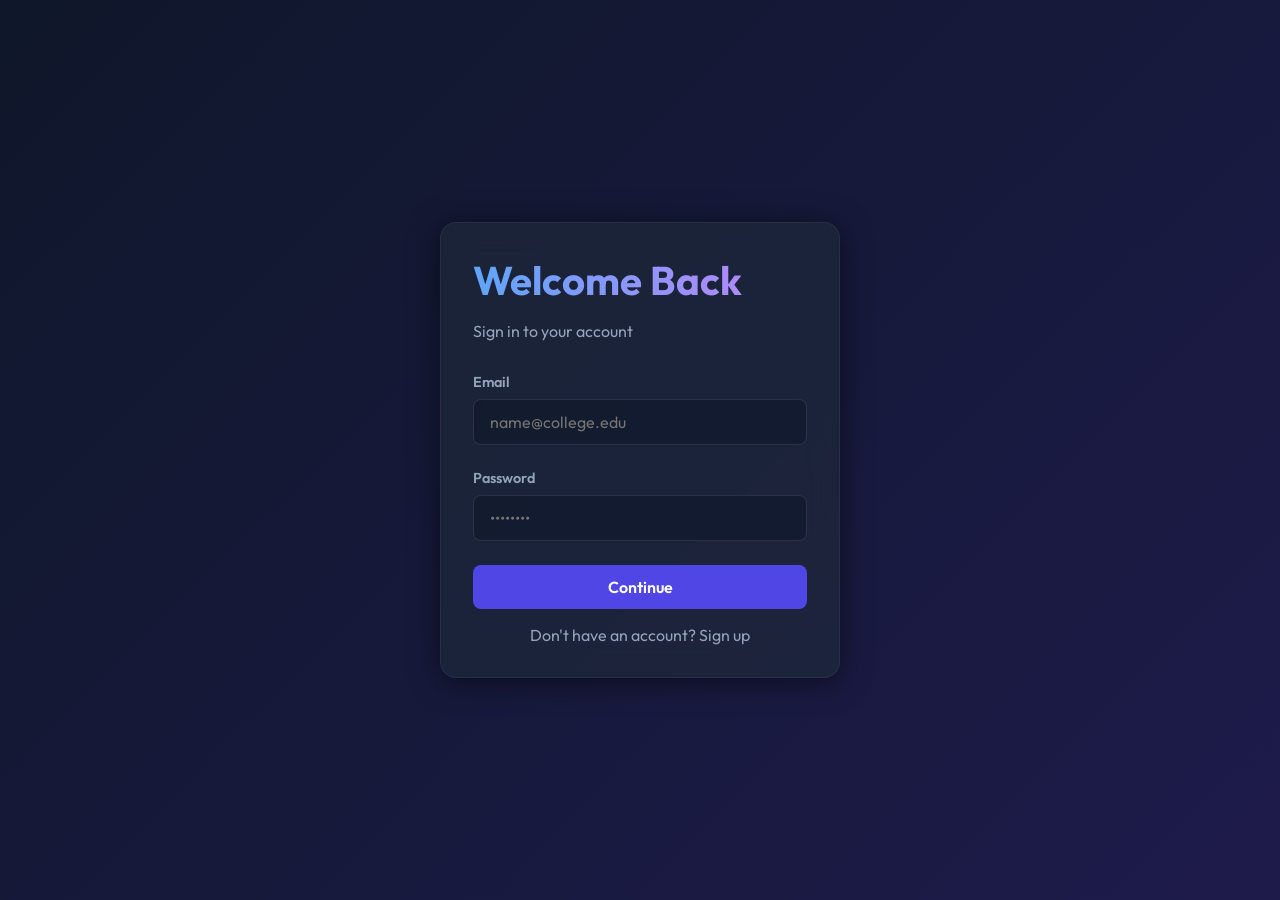
<file: Smart-Examination-System-main/frontend/index.html>
<!DOCTYPE html>
<html lang="en">
<head>
    <meta charset="UTF-8">
    <meta name="viewport" content="width=device-width, initial-scale=1.0">
    <title>Smart Exam | Login</title>
    <link rel="stylesheet" href="css/style.css">
    <style>
        .auth-container {
            flex: 1;
            display: flex;
            align-items: center;
            justify-content: center;
        }
        .auth-box {
            width: 100%;
            max-width: 400px;
        }
        .toggle-text {
            text-align: center;
            margin-top: 1rem;
            color: var(--text-muted);
            cursor: pointer;
        }
        .toggle-text:hover { color: #fff; }
    </style>
</head>
<body>
    <div class="auth-container">
        <div class="glass-panel auth-box">
            <h1 id="formTitle">Welcome Back</h1>
            <p style="color: var(--text-muted); margin-bottom: 2rem;">Sign in to your account</p>
            
            <div id="msg"></div>

            <form id="authForm">
                <div class="form-group" id="nameGroup" style="display:none;">
                    <label>Full Name</label>
                    <input type="text" id="name" placeholder="John Doe">
                </div>
                <div class="form-group">
                    <label>Email</label>
                    <input type="email" id="email" required placeholder="name@college.edu">
                </div>
                <div class="form-group">
                    <label>Password</label>
                    <input type="password" id="password" required placeholder="••••••••">
                </div>
                <div class="form-group" id="roleGroup" style="display:none;">
                    <label>Role</label>
                    <select id="role_id">
                        <option value="2">Student</option>
                        <option value="1">Admin</option>
                    </select>
                </div>
                <button type="submit" class="btn btn-primary" style="width: 100%">Continue</button>
            </form>
            
            <p class="toggle-text" id="toggleMode">Don't have an account? Sign up</p>
        </div>
    </div>

    <script src="js/api.js"></script>
    <script>
        let isLogin = true;
        
        document.getElementById('toggleMode').addEventListener('click', () => {
            isLogin = !isLogin;
            document.getElementById('formTitle').innerText = isLogin ? 'Welcome Back' : 'Create Account';
            document.getElementById('toggleMode').innerText = isLogin ? "Don't have an account? Sign up" : "Already have an account? Sign in";
            document.getElementById('nameGroup').style.display = isLogin ? 'none' : 'block';
            document.getElementById('roleGroup').style.display = isLogin ? 'none' : 'block';
            document.getElementById('msg').className = 'alert';
        });

        document.getElementById('authForm').addEventListener('submit', async (e) => {
            e.preventDefault();
            const email = document.getElementById('email').value;
            const password = document.getElementById('password').value;
            const payload = { email, password };

            const endpoint = isLogin ? '/auth/login' : '/auth/register';
            if (!isLogin) {
                payload.name = document.getElementById('name').value;
                payload.role_id = parseInt(document.getElementById('role_id').value);
            }

            try {
                const res = await fetch(API_BASE + endpoint, {
                    method: 'POST',
                    headers: { 'Content-Type': 'application/json' },
                    body: JSON.stringify(payload)
                });
                
                const data = await res.json();
                
                if (res.ok) {
                    if (isLogin) {
                        localStorage.setItem('token', data.token);
                        localStorage.setItem('role', data.role);
                        localStorage.setItem('name', data.name);
                        
                        // Redirect based on role
                        if(data.role === 'Admin') window.location.href = 'admin.html';
                        else window.location.href = 'student.html';
                    } else {
                        showMsg('msg', 'Registration successful! Please login.', false);
                        document.getElementById('toggleMode').click(); // Switch to login
                    }
                } else {
                    showMsg('msg', data.error || data.message || 'Error occurred', true);
                }
            } catch (err) {
                showMsg('msg', 'Connection to server failed.', true);
            }
        });
    </script>
</body>
</html>
</file>
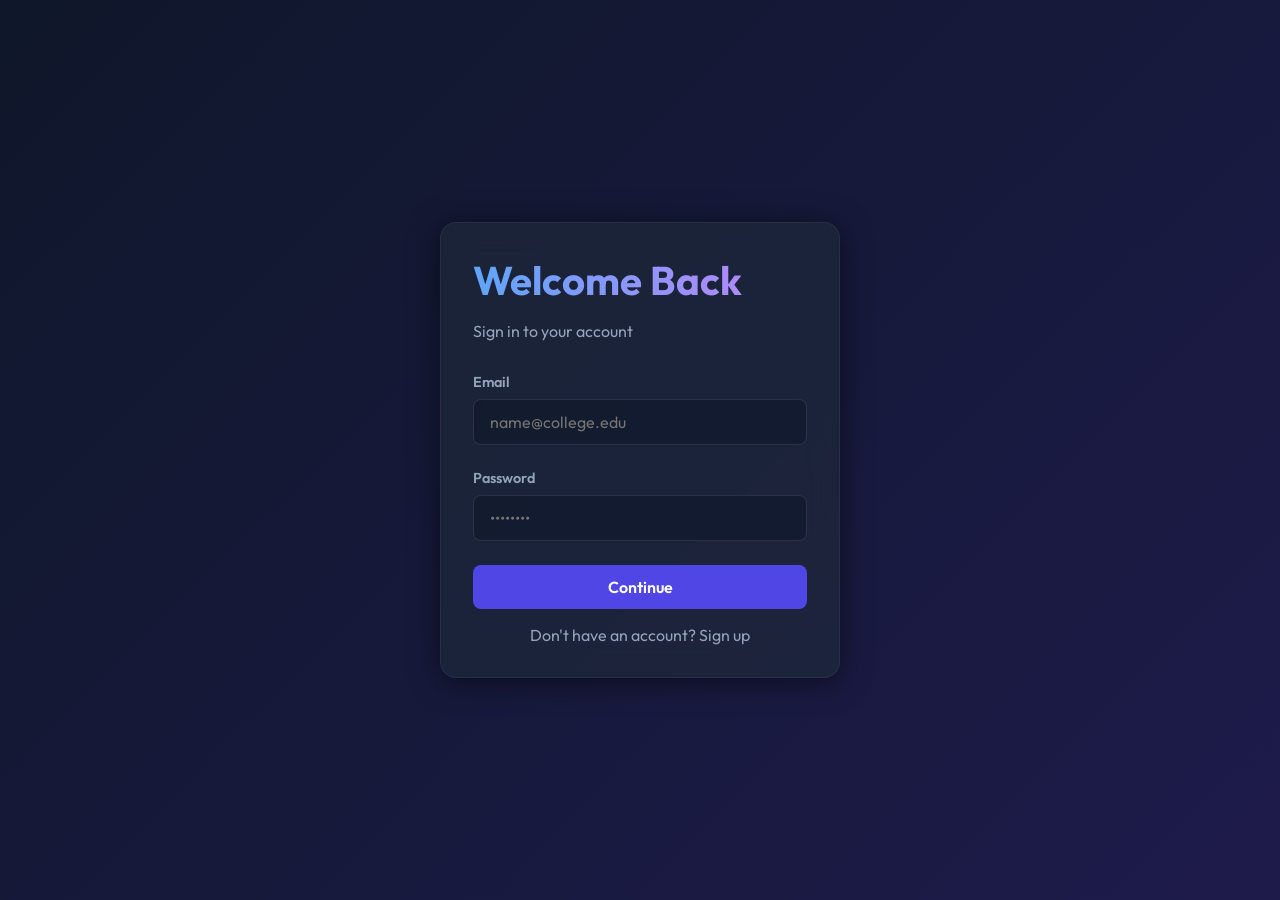
<file: Smart-Examination-System-main/frontend/admin.html>
<!DOCTYPE html>
<html lang="en">
<head>
    <meta charset="UTF-8">
    <meta name="viewport" content="width=device-width, initial-scale=1.0">
    <title>Admin Dashboard</title>
    <link rel="stylesheet" href="css/style.css">
</head>
<body>
    <nav class="navbar">
        <h2>Admin Portal</h2>
        <div class="nav-links">
            <span id="userNameDisplay">Admin</span>
            <a onclick="logout()">Logout</a>
        </div>
    </nav>

    <div class="container">
        <h1>Dashboard Overview</h1>
        
        <div style="display: grid; grid-template-columns: 1fr 1fr; gap: 2rem; margin-top: 2rem;">
            <!-- Create Exam Section -->
            <div class="glass-panel">
                <h3>Create New Exam</h3>
                <div id="msgExam"></div>
                <form id="createExamForm">
                    <div class="form-group">
                        <label>Subject Name</label>
                        <input type="text" id="subject" required>
                    </div>
                    <div class="form-group">
                        <label>Exam Date & Time</label>
                        <input type="datetime-local" id="exam_date" required>
                    </div>
                    <div class="form-group">
                        <label>Duration (Minutes)</label>
                        <input type="number" id="duration" required>
                    </div>
                    <div class="form-group">
                        <label>Total Marks</label>
                        <input type="number" id="total_marks" required>
                    </div>
                    <div class="form-group">
                        <label>Negative Marking (e.g. 0.25)</label>
                        <input type="number" step="0.01" id="negative" value="0.0">
                    </div>
                    <button type="submit" class="btn btn-primary">Create Exam</button>
                </form>
            </div>

            <!-- Add Question Section -->
            <div class="glass-panel">
                <h3>Add Question to Exam</h3>
                <div id="msgQuestion"></div>
                <form id="addQuestionForm">
                    <div class="form-group">
                        <label>Select Exam</label>
                        <select id="exam_id_select" required></select>
                    </div>
                    <div class="form-group">
                        <label>Question Text</label>
                        <input type="text" id="q_text" required>
                    </div>
                    <div class="form-group">
                        <label>Marks</label>
                        <input type="number" id="q_marks" value="1" required>
                    </div>
                    <div style="margin-bottom: 1rem;">
                        <label style="color:var(--text-muted); font-size:0.9rem; margin-bottom:0.5rem; display:block;">Options (select the correct one)</label>
                        <div style="display:flex; gap:10px; margin-bottom:5px;">
                            <input type="radio" name="correct_opt" value="0" checked>
                            <input type="text" id="opt_0" placeholder="Option 1" required>
                        </div>
                        <div style="display:flex; gap:10px; margin-bottom:5px;">
                            <input type="radio" name="correct_opt" value="1">
                            <input type="text" id="opt_1" placeholder="Option 2" required>
                        </div>
                        <div style="display:flex; gap:10px; margin-bottom:5px;">
                            <input type="radio" name="correct_opt" value="2">
                            <input type="text" id="opt_2" placeholder="Option 3" required>
                        </div>
                        <div style="display:flex; gap:10px; margin-bottom:5px;">
                            <input type="radio" name="correct_opt" value="3">
                            <input type="text" id="opt_3" placeholder="Option 4" required>
                        </div>
                    </div>
                    <button type="submit" class="btn btn-secondary">Add Question</button>
                </form>
            </div>
        </div>

        <!-- High-level Results view -->
        <div class="glass-panel" style="margin-top: 2rem;">
            <h3>All Student Results</h3>
            <table>
                <thead>
                    <tr>
                        <th>Student</th>
                        <th>Exam</th>
                        <th>Score</th>
                        <th>Status</th>
                    </tr>
                </thead>
                <tbody id="resultsTableBody"></tbody>
            </table>
        </div>
    </div>

    <script src="js/api.js"></script>
    <script>
        checkAuth('Admin');

        async function fetchExams() {
            const res = await fetch(API_BASE + '/admin/exams', { headers: getHeaders() });
            const data = await res.json();
            const select = document.getElementById('exam_id_select');
            select.innerHTML = '';
            data.forEach(ex => {
                const opt = document.createElement('option');
                opt.value = ex.exam_id;
                opt.textContent = `${ex.subject} (${ex.exam_id})`;
                select.appendChild(opt);
            });
        }

        async function fetchResults() {
            const res = await fetch(API_BASE + '/admin/results', { headers: getHeaders() });
            const data = await res.json();
            const tbody = document.getElementById('resultsTableBody');
            tbody.innerHTML = '';
            data.forEach(r => {
                tbody.innerHTML += `<tr>
                    <td>${r.student_name}</td>
                    <td>${r.subject}</td>
                    <td>${r.score !== null ? r.score : 'Pending'}</td>
                    <td><span style="color: ${r.result_status === 'AUTO_GENERATED' ? 'var(--secondary)' : 'yellow'}">${r.result_status || 'In Progress'}</span></td>
                </tr>`;
            });
        }

        document.getElementById('createExamForm').addEventListener('submit', async (e) => {
            e.preventDefault();
            const payload = {
                subject: document.getElementById('subject').value,
                exam_date: document.getElementById('exam_date').value.replace('T', ' '),
                duration_minutes: parseInt(document.getElementById('duration').value),
                total_marks: parseInt(document.getElementById('total_marks').value),
                negative_marking: parseFloat(document.getElementById('negative').value)
            };
            const res = await fetch(API_BASE + '/admin/exams', {
                method: 'POST', headers: getHeaders(), body: JSON.stringify(payload)
            });
            if(res.ok) {
                showMsg('msgExam', 'Exam created successfully!', false);
                fetchExams();
            } else {
                const error = await res.json();
                showMsg('msgExam', error.error, true);
            }
        });

        document.getElementById('addQuestionForm').addEventListener('submit', async (e) => {
            e.preventDefault();
            const exam_id = document.getElementById('exam_id_select').value;
            const correctIdx = document.querySelector('input[name="correct_opt"]:checked').value;
            
            const options = [];
            for(let i=0; i<4; i++) {
                options.push({
                    text: document.getElementById(`opt_${i}`).value,
                    is_correct: i == correctIdx
                });
            }

            const payload = {
                text: document.getElementById('q_text').value,
                marks: parseInt(document.getElementById('q_marks').value),
                options: options
            };

            const res = await fetch(API_BASE + `/admin/exams/${exam_id}/questions`, {
                method: 'POST', headers: getHeaders(), body: JSON.stringify(payload)
            });
            if(res.ok) {
                showMsg('msgQuestion', 'Question added!', false);
                document.getElementById('addQuestionForm').reset();
            } else showMsg('msgQuestion', 'Failed to add question', true);
        });

        fetchExams();
        fetchResults();
    </script>
</body>
</html>
</file>
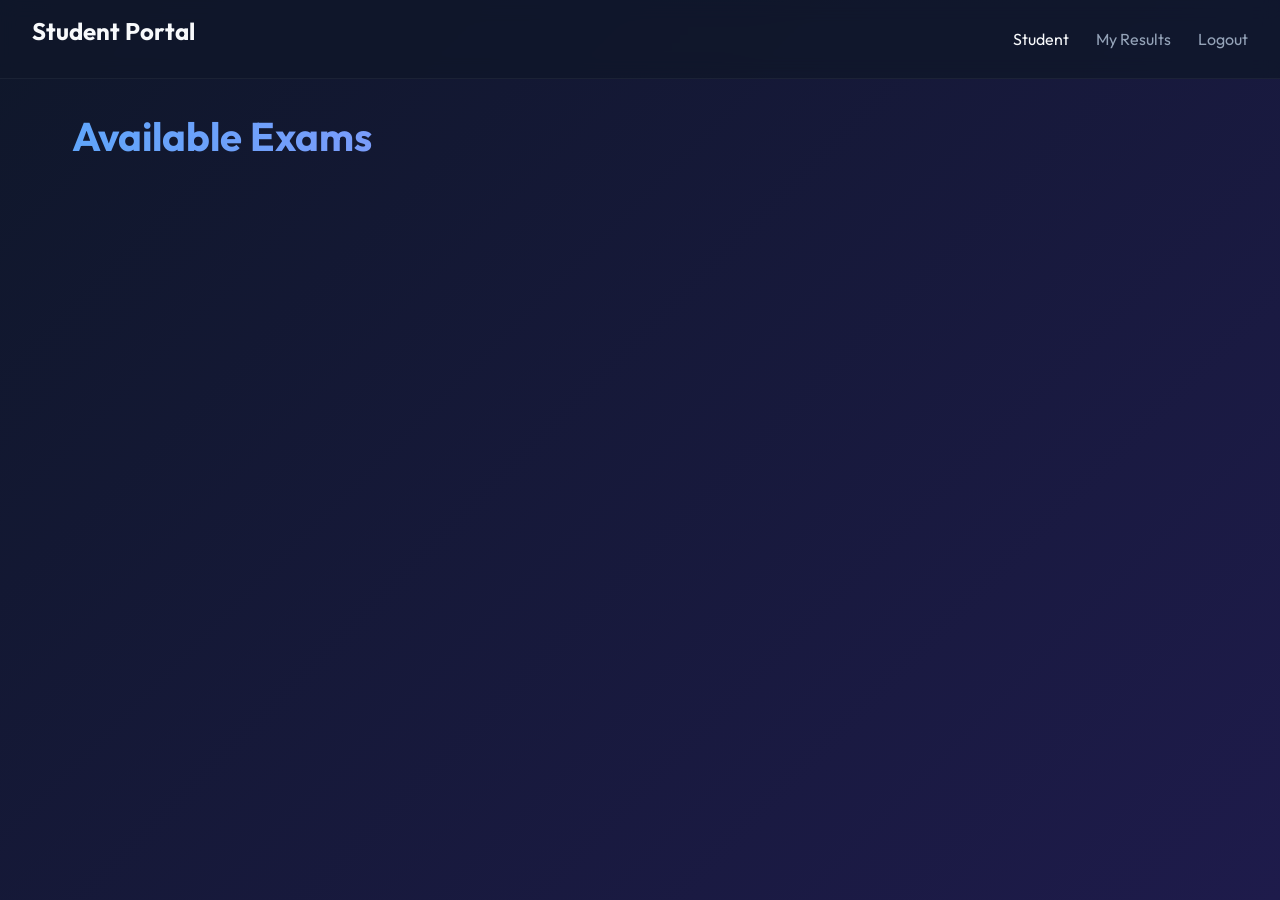
<file: Smart-Examination-System-main/frontend/exam.html>
<!DOCTYPE html>
<html lang="en">
<head>
    <meta charset="UTF-8">
    <meta name="viewport" content="width=device-width, initial-scale=1.0">
    <title>Active Examination</title>
    <link rel="stylesheet" href="css/style.css">
    <style>
        .question-card { margin-bottom: 2rem; border-left: 4px solid var(--primary); }
        .option-lbl { display: block; padding: 10px; background: rgba(255,255,255,0.05); margin-bottom: 5px; border-radius: 5px; cursor: pointer; transition: 0.2s; }
        .option-lbl:hover { background: rgba(79, 70, 229, 0.2); }
        input[type="radio"] { width: auto; margin-right: 10px; }
        #timer { font-size: 2rem; font-weight: 700; color: #ef4444; }
    </style>
</head>
<body>
    <div class="navbar" style="background: var(--danger);">
        <h2>Exam In Progress</h2>
        <div class="nav-links">
            <span id="warningMsg" style="font-weight: 700;">PROCTORING IS ACTIVE. DO NOT SWITCH TABS.</span>
        </div>
    </div>

    <div class="container" style="max-width: 800px;">
        <div id="msg"></div>
        <div id="questionsContainer"></div>
        <button id="submitBtn" class="btn btn-secondary" style="width: 100%; margin-top:2rem;" onclick="submitExam()">Submit Exam</button>
    </div>

    <script src="js/api.js?v=2"></script>
    <script>
        checkAuth('Student'); // Redirects if unauthorized

        const attemptId = localStorage.getItem('active_attempt_id');
        const examId = localStorage.getItem('active_exam_id');

        if (!attemptId || !examId) {
            window.location.href = 'student.html';
        }

        let isSubmitting = false;

        // Tracking Tab Switches
        document.addEventListener("visibilitychange", async () => {
            if (document.hidden && !isSubmitting) {
                try {
                    await fetch(API_BASE + '/proctor/logs', {
                        method: 'POST',
                        headers: getHeaders(),
                        body: JSON.stringify({ attempt_id: attemptId, action: 'TAB_SWITCH' })
                    });
                } catch(e) {}
                alert('WARNING: Tab switch detected! This activity has been recorded.');
            }
        });

        async function loadQuestions() {
            try {
                const res = await fetch(API_BASE + `/student/exams/${examId}/questions`, { headers: getHeaders() });
                if (!res.ok) throw new Error('Failed to fetch questions');
                
                const questions = await res.json();

                const container = document.getElementById('questionsContainer');
                if (questions.length === 0) {
                    container.innerHTML = '<p>No questions found for this exam.</p>';
                    return;
                }

                questions.forEach((q, idx) => {
                    const card = document.createElement('div');
                    card.className = 'glass-panel question-card';
                    
                    let html = `<h3>Q${idx+1}. ${q.question_text} <span style="font-size:0.9rem; color:var(--text-muted);">[${q.marks} Marks]</span></h3>`;
                    
                    q.options.forEach(opt => {
                        html += `
                            <label class="option-lbl">
                                <input type="radio" name="q_${q.question_id}" value="${opt.option_id}" 
                                       onchange="saveResponse(${q.question_id}, ${opt.option_id})">
                                ${opt.option_text}
                            </label>
                        `;
                    });
                    card.innerHTML = html;
                    container.appendChild(card);
                });
            } catch (err) {
                console.error("Error loading questions:", err);
                document.getElementById('msg').innerHTML = `<p style="color:red;">Error loading exam questions.</p>`;
            }
        }

        async function saveResponse(questionId, optionId) {
            try {
                await fetch(API_BASE + '/student/responses', {
                    method: 'POST',
                    headers: getHeaders(),
                    body: JSON.stringify({ attempt_id: attemptId, question_id: questionId, selected_option_id: optionId })
                });
                console.log('Saved response');
            } catch(e) {
                console.error("Error saving response", e)
            }
        }

        async function submitExam() {
            try {
                const res = await fetch(API_BASE + `/student/exams/${attemptId}/submit`, {
                    method: 'POST', headers: getHeaders()
                });
                if (res.ok) {
                    isSubmitting = true;
                    localStorage.removeItem('active_attempt_id');
                    localStorage.removeItem('active_exam_id');
                    window.location.href = 'result.html';
                } else {
                    alert('Failed to submit exam');
                }
            } catch(e) {
                alert('Error submitting exam: ' + e.message + '\n' + e.stack);
                console.error(e);
            }
        }

        loadQuestions();
    </script>
</body>
</html>
</file>
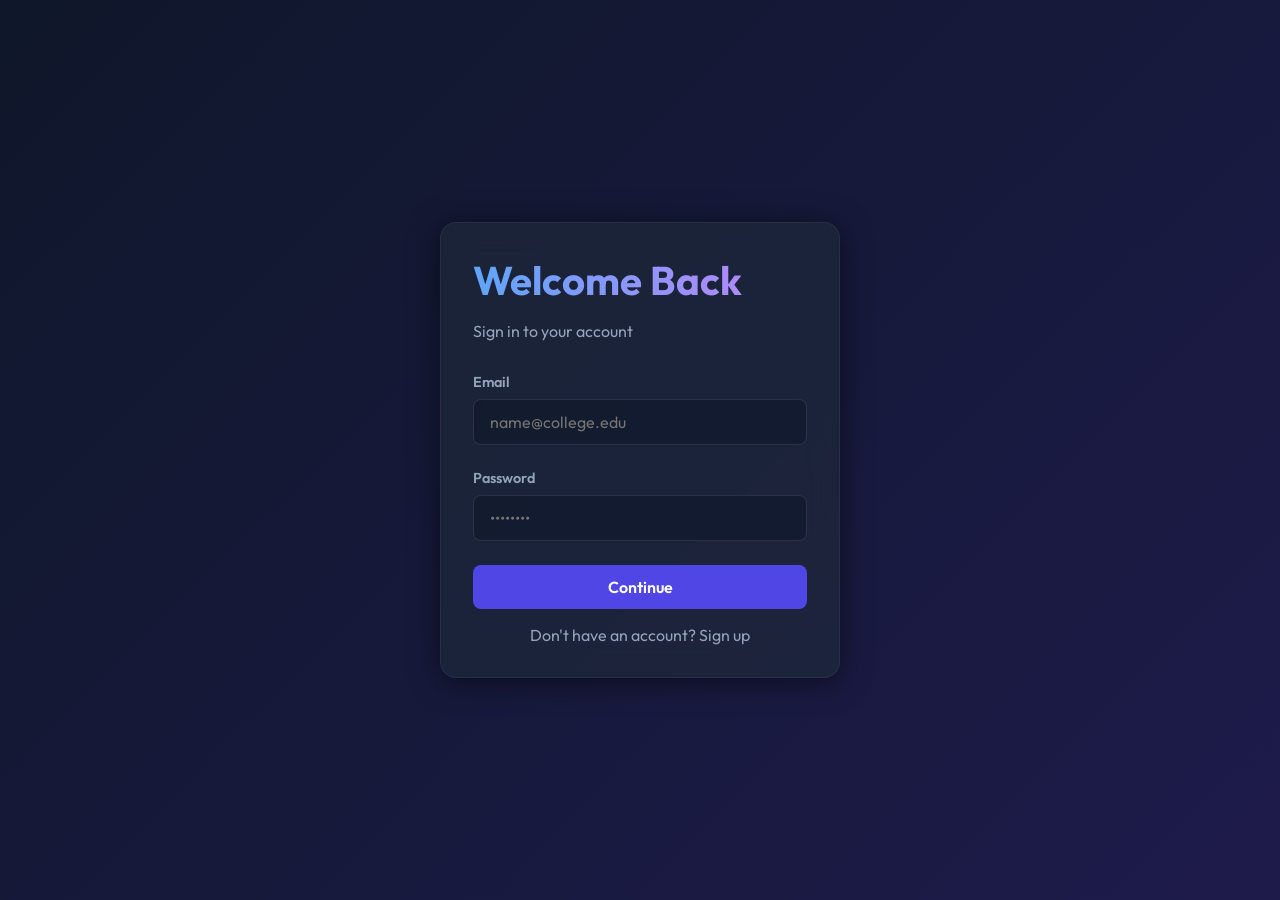
<file: Smart-Examination-System-main/frontend/result.html>
<!DOCTYPE html>
<html lang="en">
<head>
    <meta charset="UTF-8">
    <meta name="viewport" content="width=device-width, initial-scale=1.0">
    <title>My Results</title>
    <link rel="stylesheet" href="css/style.css">
</head>
<body>
    <nav class="navbar">
        <h2>My Results</h2>
        <div class="nav-links">
            <a href="student.html">Back to Dashboard</a>
        </div>
    </nav>

    <div class="container">
        <h1>Exam Results</h1>
        <div class="glass-panel" style="margin-top: 2rem;">
            <table>
                <thead>
                    <tr>
                        <th>Subject</th>
                        <th>Score</th>
                        <th>Status</th>
                    </tr>
                </thead>
                <tbody id="resultBody"></tbody>
            </table>
        </div>
    </div>

    <script src="js/api.js"></script>
    <script>
        checkAuth('Student');

        async function loadResults() {
            const res = await fetch(API_BASE + '/student/results', { headers: getHeaders() });
            const results = await res.json();
            const tbody = document.getElementById('resultBody');

            if(results.length === 0) {
                tbody.innerHTML = '<tr><td colspan="3">No results declared yet.</td></tr>';
            }

            results.forEach(r => {
                tbody.innerHTML += `
                    <tr>
                        <td style="font-weight:600">${r.subject}</td>
                        <td style="font-size: 1.2rem; color: #6ee7b7">${r.score !== null ? r.score : 'Pending'}</td>
                        <td>${r.result_status || 'Under Review'}</td>
                    </tr>
                `;
            });
        }

        loadResults();
    </script>
</body>
</html>
</file>
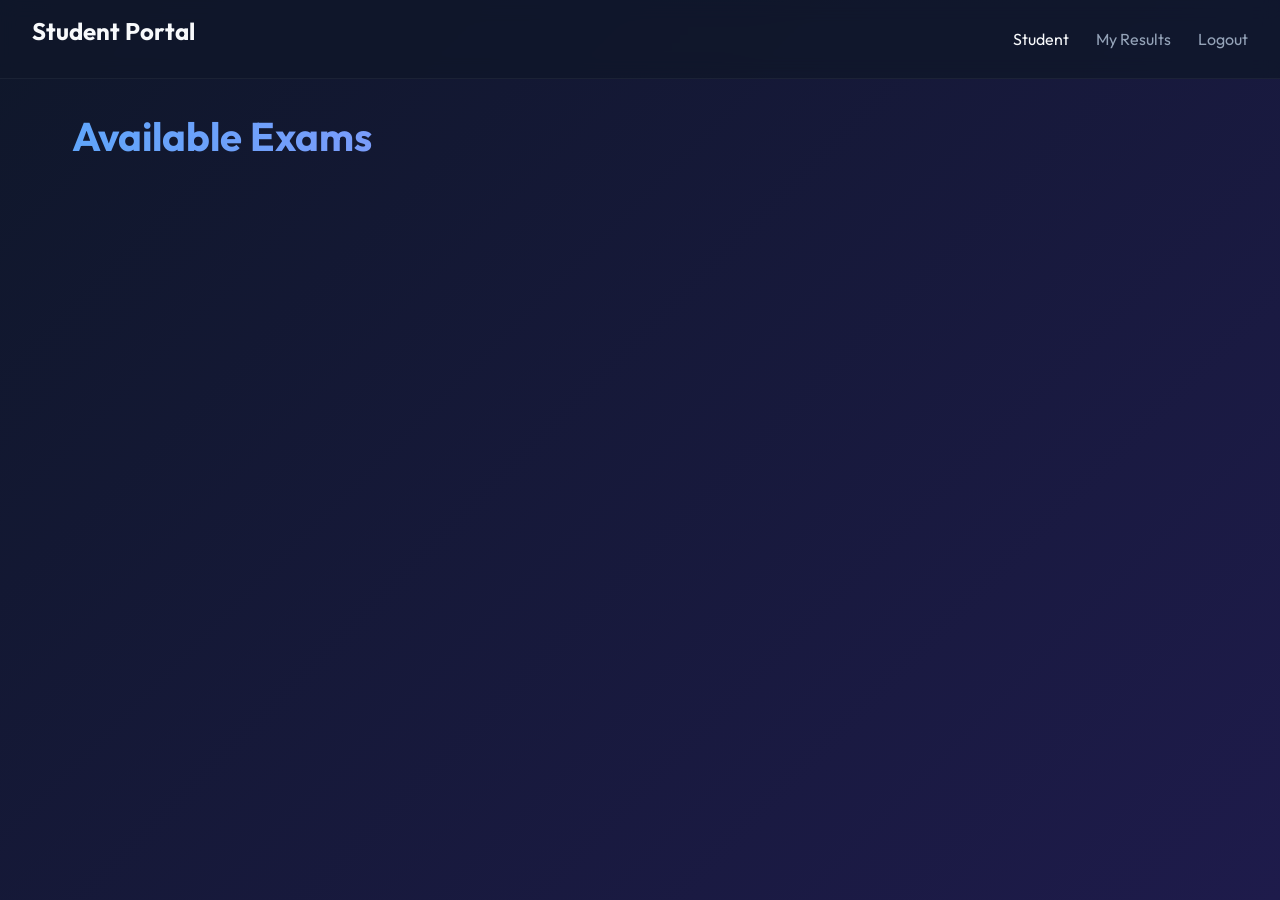
<file: Smart-Examination-System-main/frontend/student.html>
<!DOCTYPE html>
<html lang="en">

<head>
    <meta charset="UTF-8">
    <meta name="viewport" content="width=device-width, initial-scale=1.0">
    <title>Student Dashboard</title>
    <link rel="stylesheet" href="css/style.css">
</head>

<body>

    <nav class="navbar">
        <h2>Student Portal</h2>
        <div class="nav-links">
            <span id="userNameDisplay">Student</span>
            <a href="result.html">My Results</a>
            <a onclick="logout()">Logout</a>
        </div>
    </nav>

    <div class="container">
        <h1>Available Exams</h1>
        <div id="msg"></div>

        <div id="examList"
            style="display: grid; grid-template-columns: repeat(auto-fill, minmax(300px, 1fr)); gap: 1.5rem; margin-top: 2rem;">
        </div>
    </div>

    <script>
        const API_BASE = "http://127.0.0.1:5000/api";

        // ✅ Get token from localStorage
        function getHeaders() {
            const token = localStorage.getItem("token");

            return {
                "Content-Type": "application/json",
                "Authorization": "Bearer " + token
            };
        }

        // ✅ Fetch exams
        async function fetchAvailableExams() {
            try {
                const res = await fetch(API_BASE + '/student/exams/available', {
                    headers: getHeaders()
                });

                console.log("Status:", res.status);

                if (!res.ok) {
                    const err = await res.json();
                    console.error("Error:", err);
                    document.getElementById('examList').innerHTML =
                        `<p style="color:red;">${err.message || err.error}</p>`;
                    return;
                }

                const exams = await res.json();
                console.log("Exams:", exams);

                const container = document.getElementById('examList');
                container.innerHTML = '';

                if (exams.length === 0) {
                    container.innerHTML = '<p>No exams available.</p>';
                    return;
                }

                exams.forEach(ex => {
                    const card = document.createElement('div');
                    card.className = 'glass-panel';

                    card.innerHTML = `
                <h3 style="color:#60a5fa;">${ex.subject}</h3>
                <p>
                    Duration: ${ex.duration_minutes} mins<br>
                    Total Marks: ${ex.total_marks}<br>
                    Negative: ${ex.negative_marking}
                </p>
                <button onclick="startExam(${ex.exam_id})" class="btn btn-primary">
                    Start Exam
                </button>
            `;

                    container.appendChild(card);
                });

            } catch (err) {
                console.error("Fetch failed:", err);
            }
        }

        // ✅ Start exam
        async function startExam(exam_id) {
            try {
                const res = await fetch(API_BASE + `/student/exams/${exam_id}/start`, {
                    method: 'POST',
                    headers: getHeaders()
                });

                if (res.ok) {
                    const data = await res.json();

                    localStorage.setItem('active_attempt_id', data.attempt_id);
                    localStorage.setItem('active_exam_id', exam_id);

                    window.location.href = 'exam.html';
                } else {
                    const err = await res.json();
                    alert(err.error);
                }

            } catch (err) {
                console.error(err);
            }
        }

        // ✅ Logout
        function logout() {
            localStorage.removeItem("token");
            window.location.href = "index.html";
        }

        // Run
        fetchAvailableExams();
    </script>

</body>

</html>
</file>
<file: Smart-Examination-System-main/frontend/css/style.css>
@import url('https://fonts.googleapis.com/css2?family=Outfit:wght@300;400;600;700&display=swap');

:root {
  --primary: #4F46E5;
  --primary-hover: #4338CA;
  --secondary: #10B981;
  --dark-bg: #0f172a;
  --dark-card: rgba(30, 41, 59, 0.7);
  --text-main: #f8fafc;
  --text-muted: #94a3b8;
  --danger: #ef4444;
}

* {
  box-sizing: border-box;
  margin: 0;
  padding: 0;
  font-family: 'Outfit', sans-serif;
}

body {
  background: linear-gradient(135deg, #0f172a 0%, #1e1b4b 100%);
  color: var(--text-main);
  min-height: 100vh;
  display: flex;
  flex-direction: column;
}

/* Glassmorphism utility */
.glass-panel {
  background: var(--dark-card);
  backdrop-filter: blur(16px);
  -webkit-backdrop-filter: blur(16px);
  border: 1px solid rgba(255, 255, 255, 0.05);
  border-radius: 16px;
  box-shadow: 0 4px 30px rgba(0, 0, 0, 0.5);
  padding: 2rem;
  transition: transform 0.3s ease, box-shadow 0.3s ease;
}

.glass-panel:hover {
  transform: translateY(-2px);
  box-shadow: 0 10px 40px rgba(0, 0, 0, 0.6);
}

/* Typography */
h1, h2, h3 {
  font-weight: 700;
  margin-bottom: 1rem;
}

h1 { font-size: 2.5rem; background: linear-gradient(to right, #60a5fa, #c084fc); -webkit-background-clip: text; color: transparent; }

/* Forms & Inputs */
.form-group {
  margin-bottom: 1.5rem;
  display: flex;
  flex-direction: column;
}

.form-group label {
  margin-bottom: 0.5rem;
  font-weight: 600;
  font-size: 0.9rem;
  color: var(--text-muted);
}

input, select {
  width: 100%;
  padding: 12px 16px;
  border-radius: 8px;
  border: 1px solid rgba(255,255,255,0.1);
  background: rgba(15, 23, 42, 0.6);
  color: #fff;
  font-size: 1rem;
  outline: none;
  transition: all 0.3s;
}

input:focus, select:focus {
  border-color: var(--primary);
  box-shadow: 0 0 0 2px rgba(79, 70, 229, 0.3);
}

/* Buttons */
.btn {
  display: inline-block;
  padding: 12px 24px;
  border-radius: 8px;
  font-weight: 600;
  cursor: pointer;
  border: none;
  transition: all 0.3s ease;
  font-size: 1rem;
  text-align: center;
}

.btn-primary {
  background: var(--primary);
  color: #fff;
}

.btn-primary:hover {
  background: var(--primary-hover);
  transform: translateY(-2px);
}

.btn-secondary {
  background: var(--secondary);
  color: #fff;
}

.btn-secondary:hover {
  background: #059669;
  transform: translateY(-2px);
}

/* Layouts */
.container {
  max-width: 1200px;
  margin: 0 auto;
  padding: 2rem;
  width: 100%;
}

.navbar {
  display: flex;
  justify-content: space-between;
  align-items: center;
  padding: 1rem 2rem;
  background: rgba(15, 23, 42, 0.8);
  backdrop-filter: blur(10px);
  border-bottom: 1px solid rgba(255,255,255,0.05);
}

.navbar .nav-links a {
  color: var(--text-muted);
  text-decoration: none;
  margin-left: 1.5rem;
  transition: color 0.3s;
  cursor: pointer;
}

.navbar .nav-links a:hover {
  color: #fff;
}

/* Tables */
table {
  width: 100%;
  border-collapse: collapse;
  margin-top: 1rem;
}

th, td {
  padding: 12px 16px;
  text-align: left;
  border-bottom: 1px solid rgba(255,255,255,0.05);
}

th {
  color: var(--text-muted);
  font-size: 0.9rem;
  text-transform: uppercase;
}

tbody tr:hover {
  background: rgba(255,255,255,0.02);
}

/* Alerts */
.alert {
  padding: 10px 15px;
  border-radius: 8px;
  margin-bottom: 15px;
  display: none;
}
.alert.error { background: rgba(239, 68, 68, 0.2); border: 1px solid var(--danger); color: #fca5a5; display: block; }
.alert.success { background: rgba(16, 185, 129, 0.2); border: 1px solid var(--secondary); color: #6ee7b7; display: block;}
</file>
